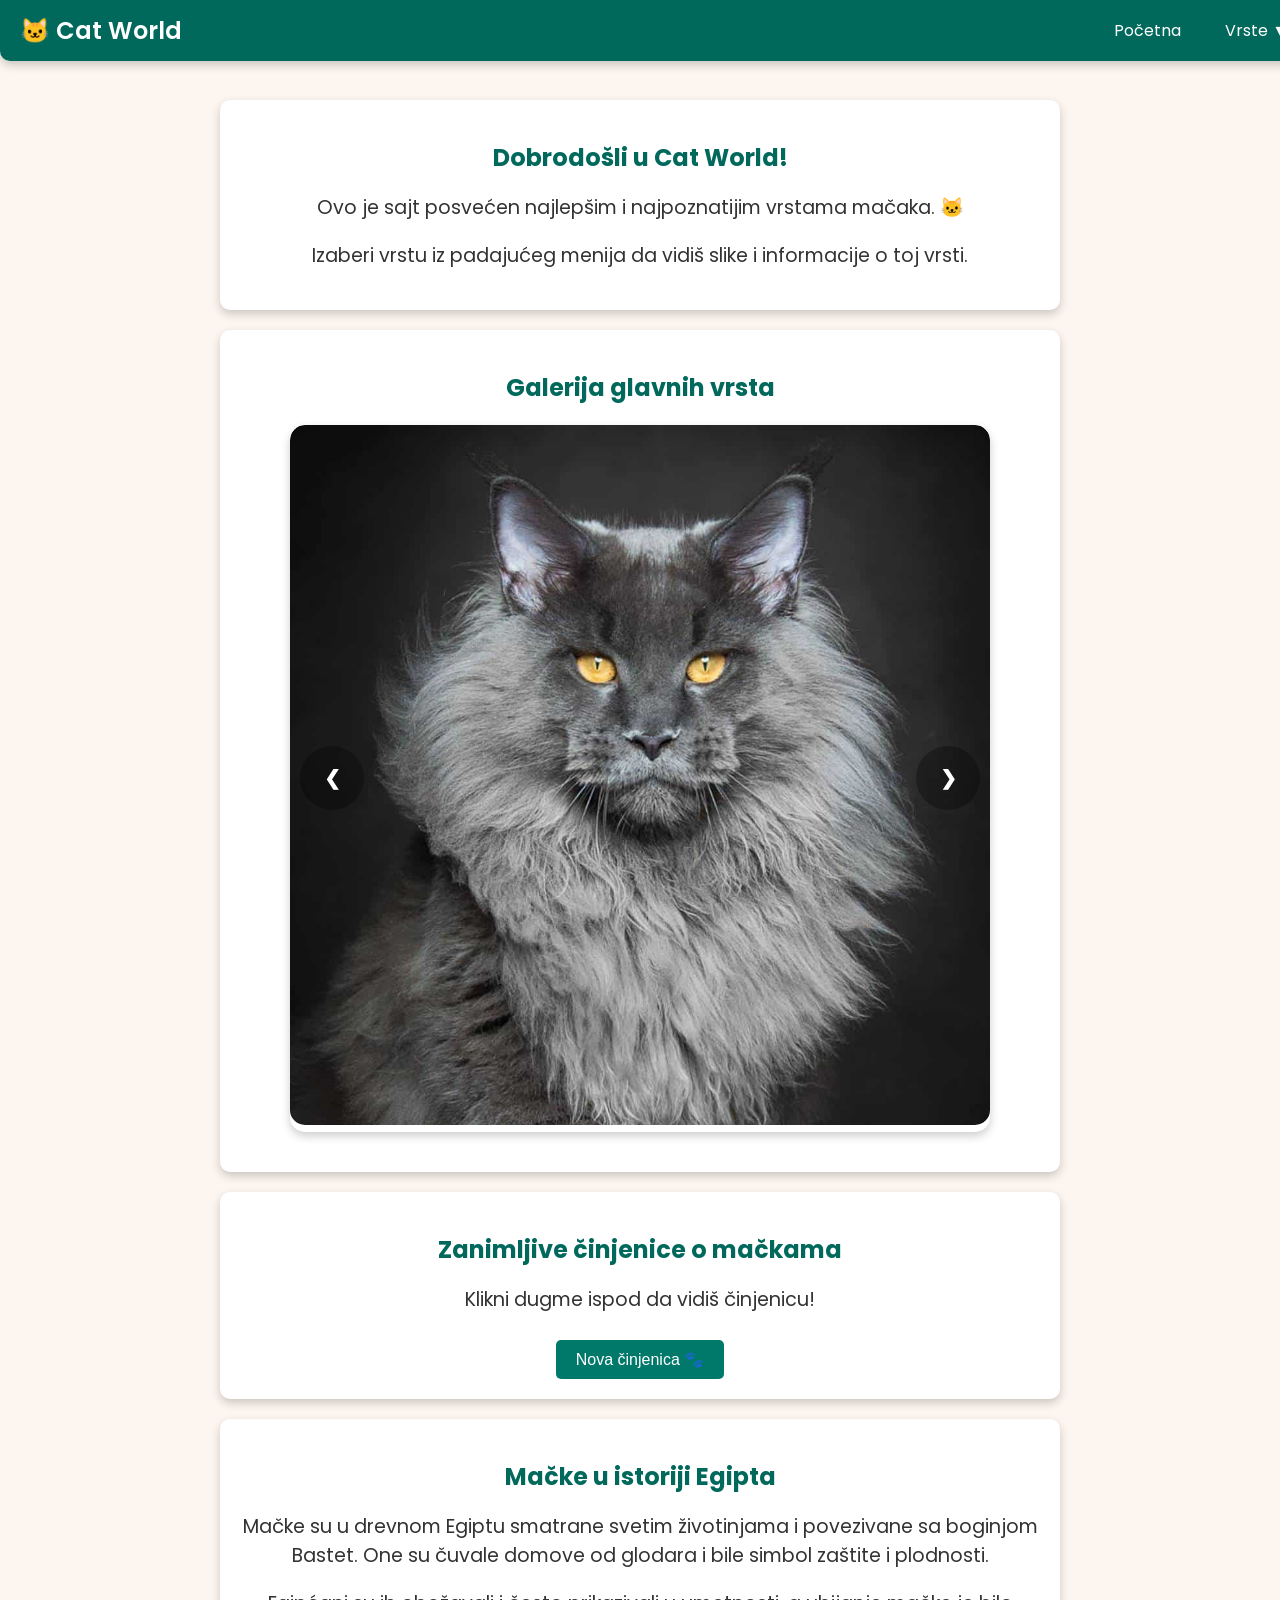
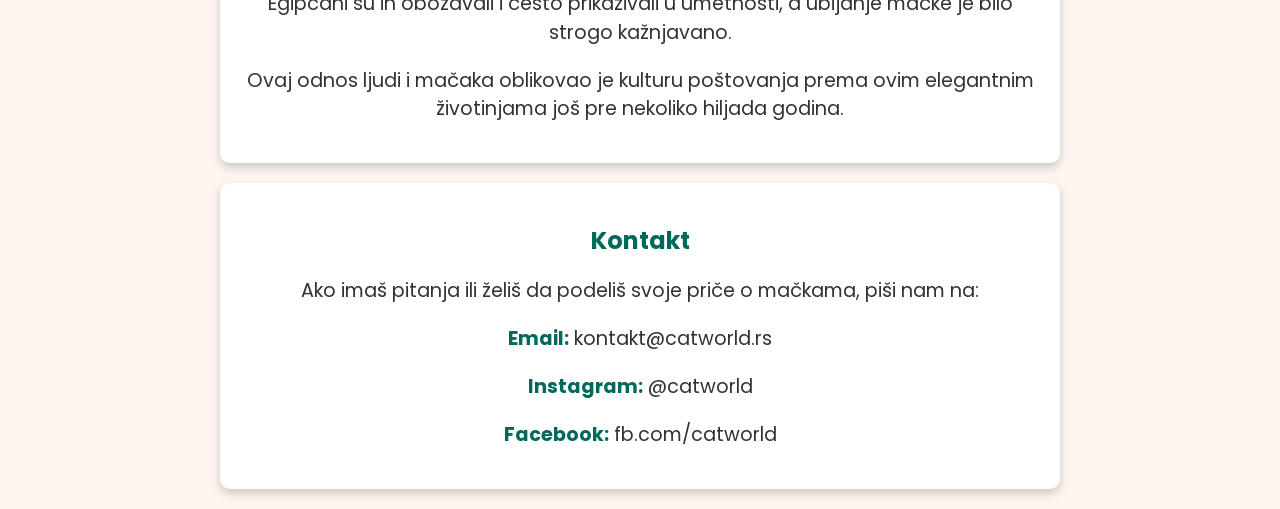
<file: index.html>
<!DOCTYPE html>
<html lang="sr">
<head>
<meta charset="UTF-8">
<meta name="viewport" content="width=device-width, initial-scale=1.0">
<title>Cat World</title>
<link href="https://fonts.googleapis.com/css2?family=Poppins:wght@400;600&display=swap" rel="stylesheet">
<link rel="stylesheet" href="style.css">
</head>
<body>

<header>
  <div class="logo">🐱 Cat World</div>
  <nav>
    <ul class="menu">
      <li><a href="index.html">Početna</a></li>
      <li class="dropdown">
        <a href="javascript:void(0)" class="dropbtn">Vrste ▼</a>
        <ul class="dropdown-menu">
          <li><a href="maine-coon.html">Maine Coon</a></li>
          <li><a href="siamese.html">Siamese</a></li>
          <li><a href="persian.html">Persian</a></li>
          <li><a href="ragdoll.html">Ragdoll</a></li>
          <li><a href="bengal.html">Bengal</a></li>
        </ul>
      </li>
    </ul>
  </nav>
</header>

<main>

  <!-- Dobrodošlica -->
  <section class="card fade-in">
    <h2>Dobrodošli u Cat World!</h2>
    <p>Ovo je sajt posvećen najlepšim i najpoznatijim vrstama mačaka. 🐱</p>
    <p>Izaberi vrstu iz padajućeg menija da vidiš slike i informacije o toj vrsti.</p>
  </section>

  <!-- Slideshow sa slikama glavnih vrsta -->
  <section class="card fade-in">
    <h2>Galerija glavnih vrsta</h2>
    <div class="slideshow-container">
      <div class="mySlides fade"><img src="images/maine1.jpg" alt="Maine Coon"></div>
      <div class="mySlides fade"><img src="images/siamese1.jpg" alt="Siamese"></div>
      <div class="mySlides fade"><img src="images/persian2.jpg" alt="Persian"></div>
      <div class="mySlides fade"><img src="images/ragdoll1.jpg" alt="Ragdoll"></div>
      <div class="mySlides fade"><img src="images/bengal1.jpg" alt="Bengal"></div>

      <a class="prev">&#10094;</a>
      <a class="next">&#10095;</a>
    </div>
  </section>

  <!-- Random Fact dugme -->
  <section class="card fade-in">
    <h2>Zanimljive činjenice o mačkama</h2>
    <p id="random-fact">Klikni dugme ispod da vidiš činjenicu!</p>
    <button id="fact-btn">Nova činjenica 🐾</button>
  </section>

  <!-- Tekst o mačkama i Egiptu -->
  <section class="card fade-in">
    <h2>Mačke u istoriji Egipta</h2>
    <p>Mačke su u drevnom Egiptu smatrane svetim životinjama i povezivane sa boginjom Bastet. 
       One su čuvale domove od glodara i bile simbol zaštite i plodnosti.</p>
    <p>Egipćani su ih obožavali i često prikazivali u umetnosti, a ubijanje mačke je bilo strogo kažnjavano.</p>
    <p>Ovaj odnos ljudi i mačaka oblikovao je kulturu poštovanja prema ovim elegantnim životinjama još pre nekoliko hiljada godina.</p>
  </section>

  <!-- Kontakt -->
  <section class="card fade-in">
    <h2>Kontakt</h2>
    <p>Ako imaš pitanja ili želiš da podeliš svoje priče o mačkama, piši nam na:</p>
    <p><strong>Email:</strong> kontakt@catworld.rs</p>
    <p><strong>Instagram:</strong> @catworld</p>
    <p><strong>Facebook:</strong> fb.com/catworld</p>
  </section>

</main>

<script src="script.js"></script>
<script>
  // =====================
  // RANDOM FACT BUTTON
  // =====================
  const facts = [
    "Mačke mogu da prepoznaju glas svog vlasnika, ali često ignorišu naredbe.",
    "Prosečna mačka spava 12-16 sati dnevno.",
    "Mačke imaju osetljive brkove koji im pomažu da procene prostor oko sebe.",
    "Najstarija mačka živela je preko 38 godina.",
    "Mačke mogu praviti preko 100 različitih zvukova, dok psi samo oko 10.",
    "Mačke su u drevnom Egiptu smatrane svetim životinjama.",
    "Mačke mogu trčati i do 48 km/h kada su u lovu ili igri.",
    "Mačke koriste rep za ravnotežu i komunikaciju raspoloženja."
  ];

  const factBtn = document.getElementById('fact-btn');
  const factText = document.getElementById('random-fact');

  factBtn.addEventListener('click', () => {
    const randomIndex = Math.floor(Math.random() * facts.length);
    factText.textContent = facts[randomIndex];
  });
</script>

</body>
</html>
</file>
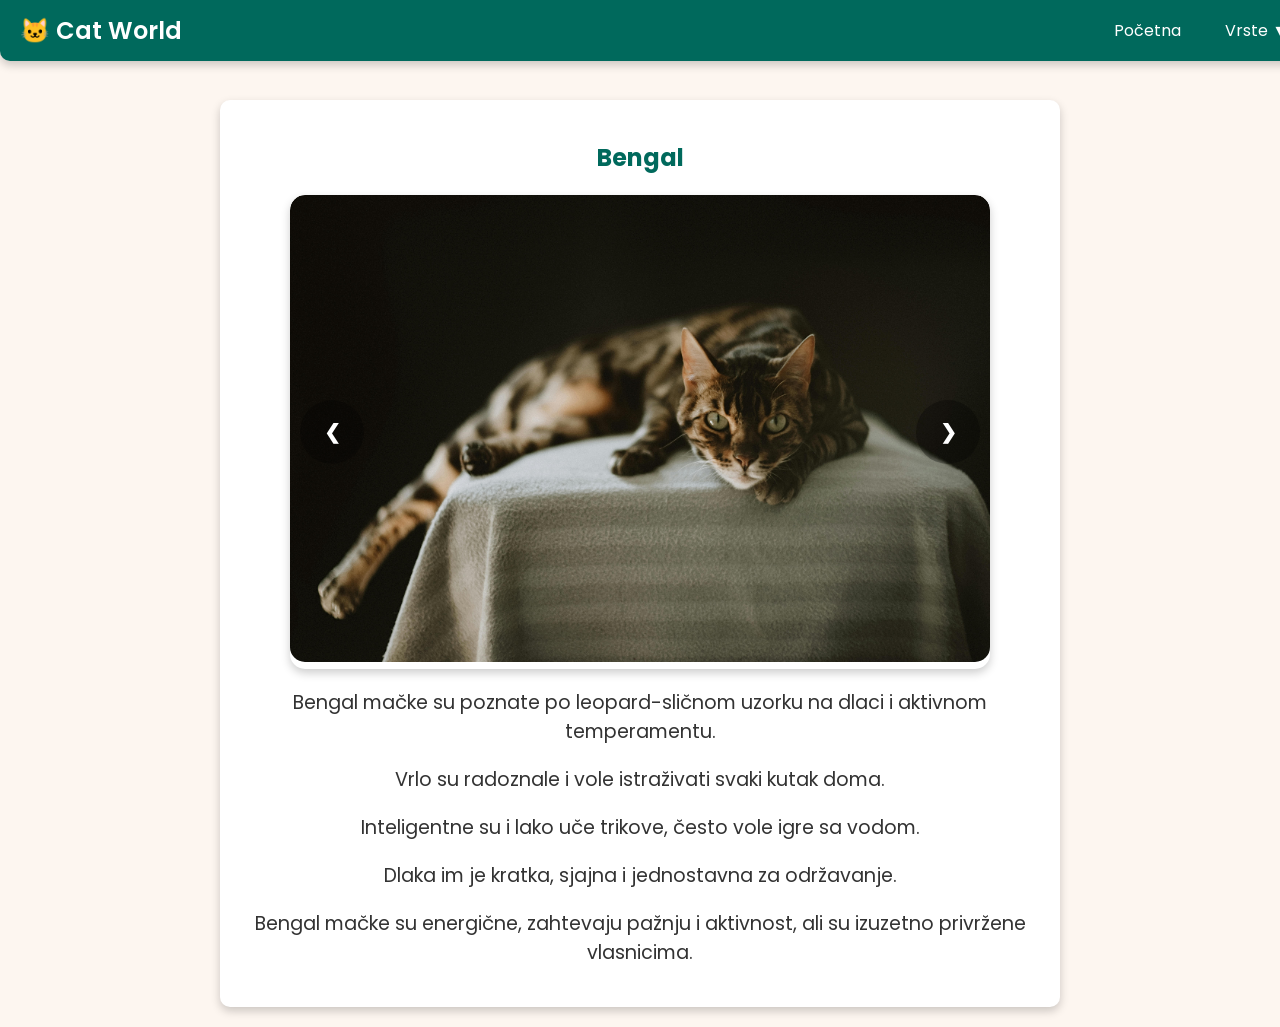
<file: bengal.html>
<!DOCTYPE html>
<html lang="sr">
<head>
<meta charset="UTF-8">
<meta name="viewport" content="width=device-width, initial-scale=1.0">
<title>Bengal</title>
<link href="https://fonts.googleapis.com/css2?family=Poppins:wght@400;600&display=swap" rel="stylesheet">
<link rel="stylesheet" href="style.css">
</head>
<body>

<header>
  <div class="logo">🐱 Cat World</div>
  <nav>
    <ul class="menu">
      <li><a href="index.html">Početna</a></li>
      <li class="dropdown">
        <a href="javascript:void(0)" class="dropbtn">Vrste ▼</a>
        <ul class="dropdown-menu">
          <li><a href="maine-coon.html">Maine Coon</a></li>
          <li><a href="siamese.html">Siamese</a></li>
          <li><a href="persian.html">Persian</a></li>
          <li><a href="ragdoll.html">Ragdoll</a></li>
          <li><a href="bengal.html">Bengal</a></li>
        </ul>
      </li>
    </ul>
  </nav>
</header>

<main>
  <section class="card fade-in">
    <h2>Bengal</h2>
    <div class="slideshow-container">
      <div class="mySlides fade"><img src="images/bengal1.jpg" alt="Bengal"></div>
      <div class="mySlides fade"><img src="images/bengal2.jpg" alt="Bengal"></div>
      <div class="mySlides fade"><img src="images/bengal3.jpg" alt="Bengal"></div>

      <a class="prev">&#10094;</a>
      <a class="next">&#10095;</a>
    </div>
    <p>Bengal mačke su poznate po leopard-sličnom uzorku na dlaci i aktivnom temperamentu.</p>
    <p>Vrlo su radoznale i vole istraživati svaki kutak doma.</p>
    <p>Inteligentne su i lako uče trikove, često vole igre sa vodom.</p>
    <p>Dlaka im je kratka, sjajna i jednostavna za održavanje.</p>
    <p>Bengal mačke su energične, zahtevaju pažnju i aktivnost, ali su izuzetno privržene vlasnicima.</p>
  </section>
</main>

<script src="script.js"></script>
</body>
</html>
</file>
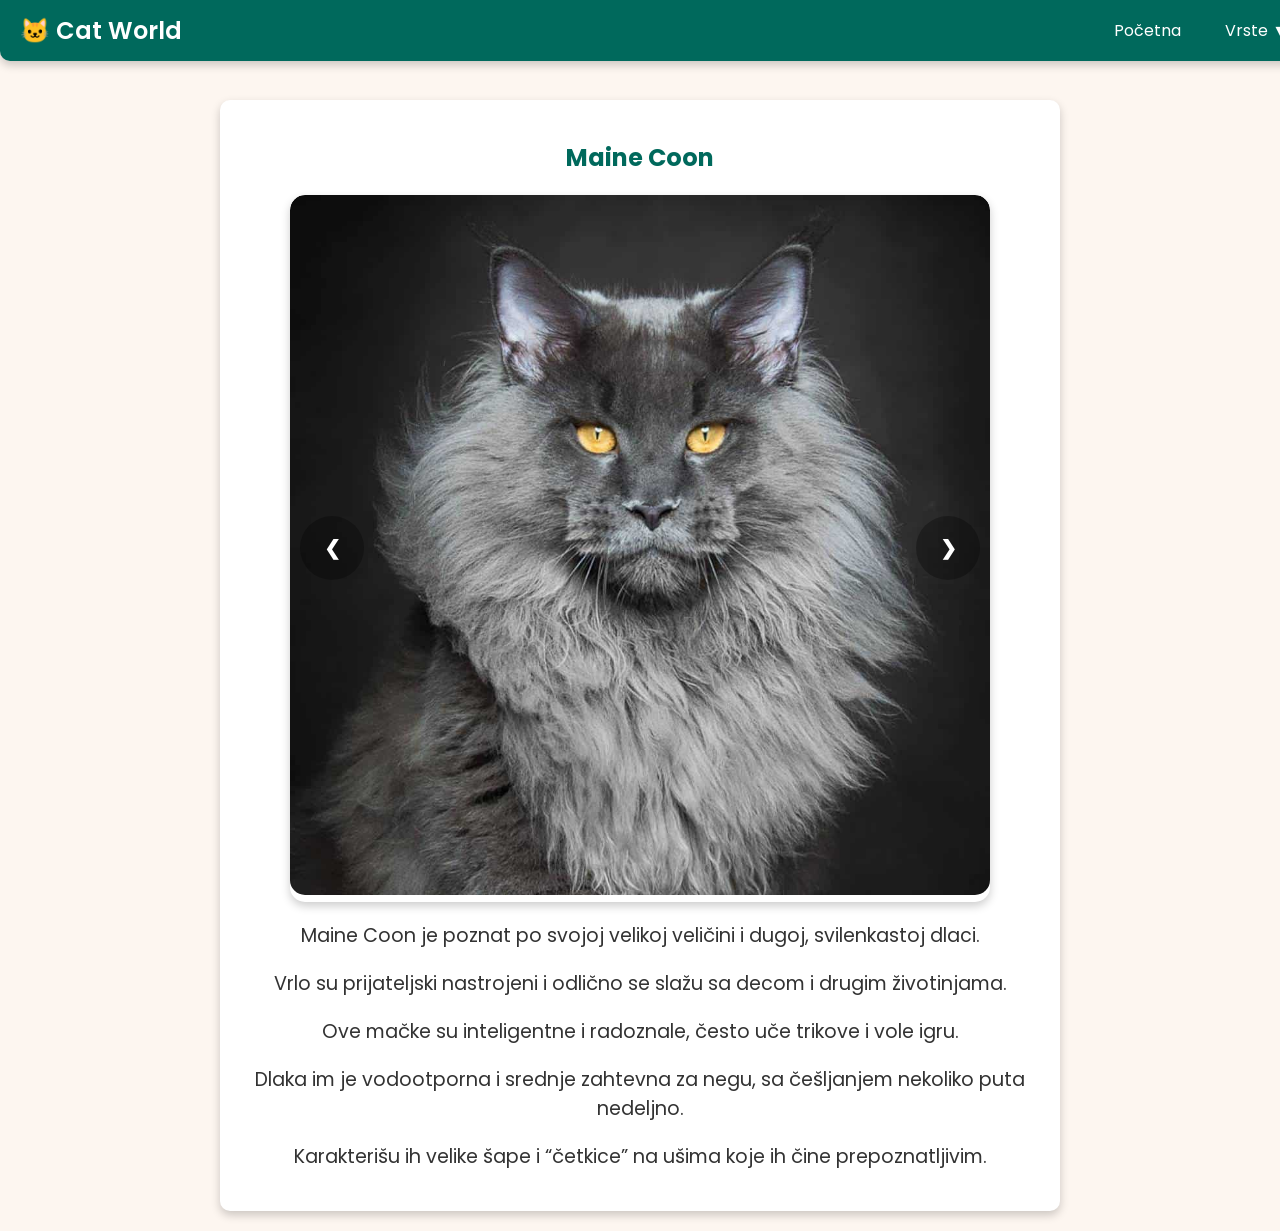
<file: maine-coon.html>
<!DOCTYPE html>
<html lang="sr">
<head>
<meta charset="UTF-8">
<meta name="viewport" content="width=device-width, initial-scale=1.0">
<title>Maine Coon</title>
<link href="https://fonts.googleapis.com/css2?family=Poppins:wght@400;600&display=swap" rel="stylesheet">
<link rel="stylesheet" href="style.css">
</head>
<body>

<header>
  <div class="logo">🐱 Cat World</div>
  <nav>
    <ul class="menu">
      <li><a href="index.html">Početna</a></li>
      <li class="dropdown">
        <a href="javascript:void(0)" class="dropbtn">Vrste ▼</a>
        <ul class="dropdown-menu">
          <li><a href="maine-coon.html">Maine Coon</a></li>
          <li><a href="siamese.html">Siamese</a></li>
          <li><a href="persian.html">Persian</a></li>
          <li><a href="ragdoll.html">Ragdoll</a></li>
          <li><a href="bengal.html">Bengal</a></li>
        </ul>
      </li>
    </ul>
  </nav>
</header>

<main>
  <section class="card fade-in">
    <h2>Maine Coon</h2>
    <div class="slideshow-container">
      <div class="mySlides fade"><img src="images/maine1.jpg" alt="Maine Coon"></div>
      <div class="mySlides fade"><img src="images/maine2.jpg" alt="Maine Coon"></div>
      <div class="mySlides fade"><img src="images/maine3.jpg" alt="Maine Coon"></div>

      <a class="prev">&#10094;</a>
      <a class="next">&#10095;</a>
    </div>
    <p>Maine Coon je poznat po svojoj velikoj veličini i dugoj, svilenkastoj dlaci.</p>
    <p>Vrlo su prijateljski nastrojeni i odlično se slažu sa decom i drugim životinjama.</p>
    <p>Ove mačke su inteligentne i radoznale, često uče trikove i vole igru.</p>
    <p>Dlaka im je vodootporna i srednje zahtevna za negu, sa češljanjem nekoliko puta nedeljno.</p>
    <p>Karakterišu ih velike šape i “četkice” na ušima koje ih čine prepoznatljivim.</p>
  </section>
</main>

<script src="script.js"></script>
</body>
</html>
</file>
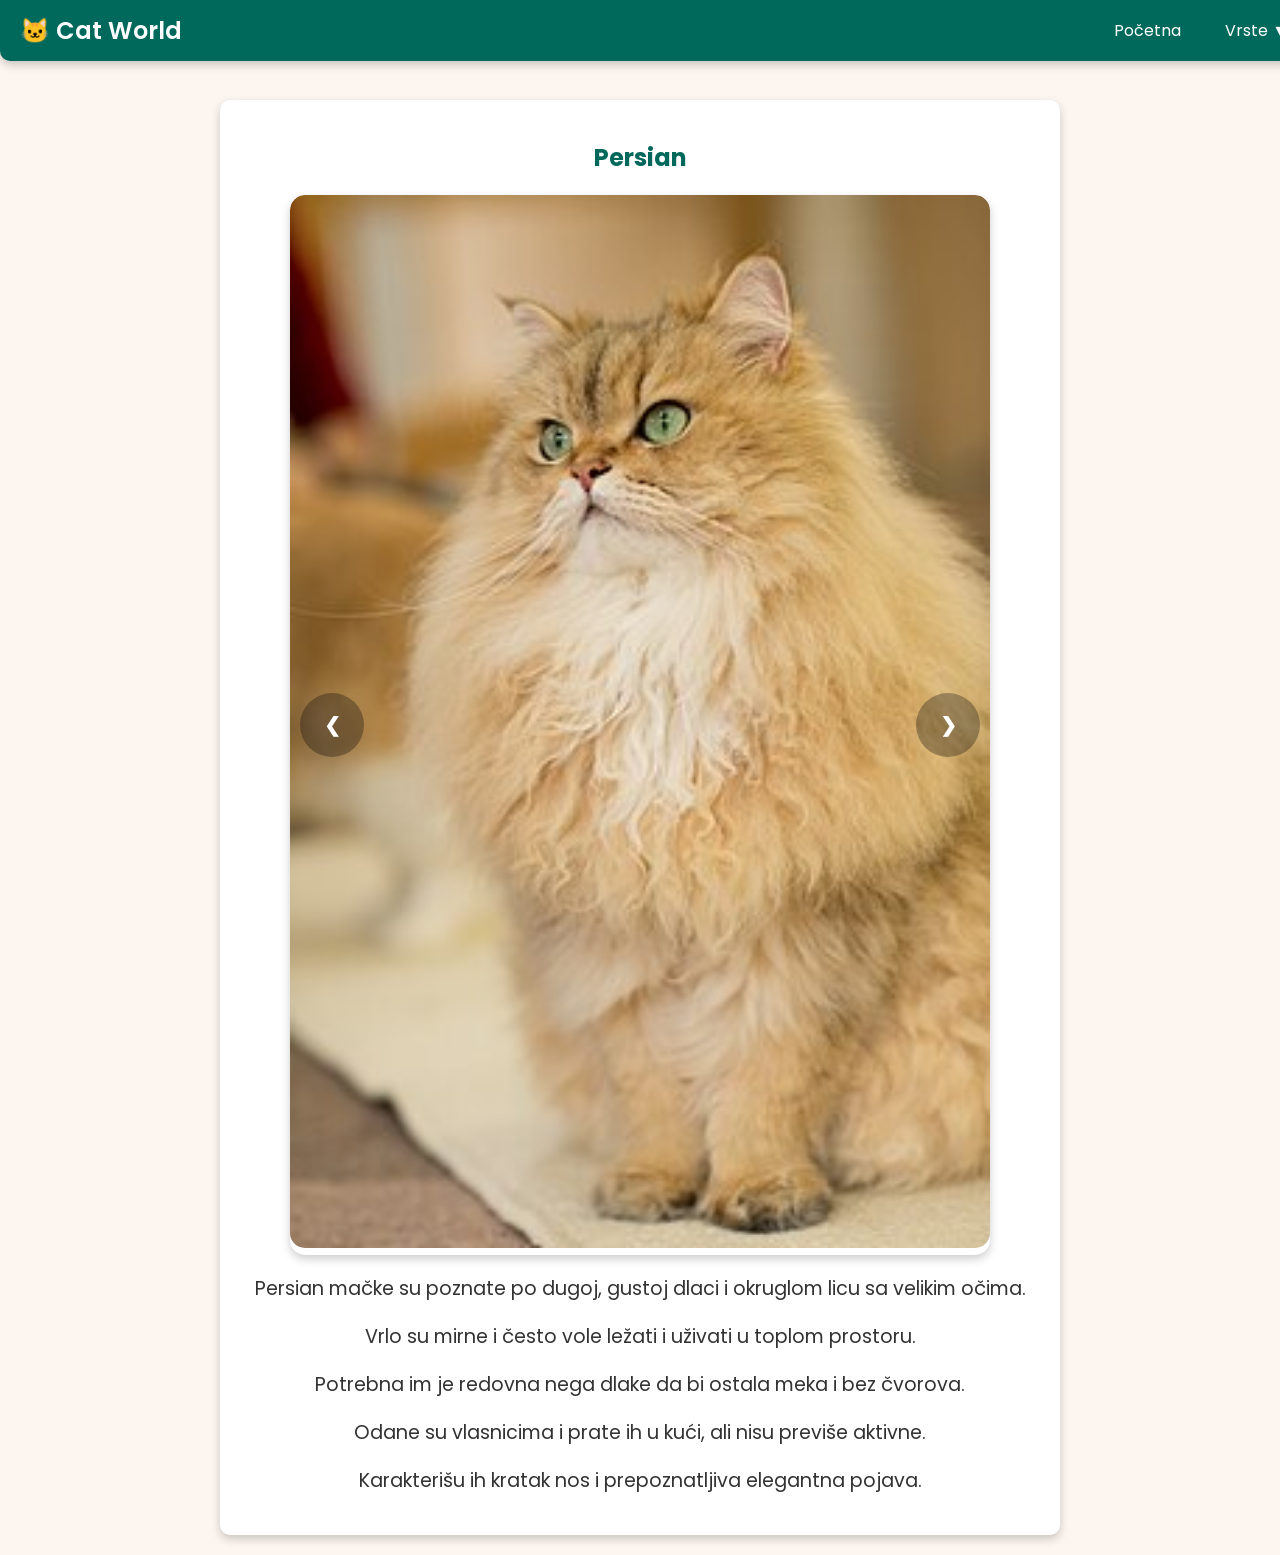
<file: persian.html>
<!DOCTYPE html>
<html lang="sr">
<head>
<meta charset="UTF-8">
<meta name="viewport" content="width=device-width, initial-scale=1.0">
<title>Persian</title>
<link href="https://fonts.googleapis.com/css2?family=Poppins:wght@400;600&display=swap" rel="stylesheet">
<link rel="stylesheet" href="style.css">
</head>
<body>

<header>
  <div class="logo">🐱 Cat World</div>
  <nav>
    <ul class="menu">
      <li><a href="index.html">Početna</a></li>
      <li class="dropdown">
        <a href="javascript:void(0)" class="dropbtn">Vrste ▼</a>
        <ul class="dropdown-menu">
          <li><a href="maine-coon.html">Maine Coon</a></li>
          <li><a href="siamese.html">Siamese</a></li>
          <li><a href="persian.html">Persian</a></li>
          <li><a href="ragdoll.html">Ragdoll</a></li>
          <li><a href="bengal.html">Bengal</a></li>
        </ul>
      </li>
    </ul>
  </nav>
</header>

<main>
  <section class="card fade-in">
    <h2>Persian</h2>
    <div class="slideshow-container">
      <div class="mySlides fade"><img src="images/persian1.jpg" alt="Persian"></div>
      <div class="mySlides fade"><img src="images/persian2.jpg" alt="Persian"></div>
      <div class="mySlides fade"><img src="images/persian3.jpg" alt="Persian"></div>

      <a class="prev">&#10094;</a>
      <a class="next">&#10095;</a>
    </div>
    <p>Persian mačke su poznate po dugoj, gustoj dlaci i okruglom licu sa velikim očima.</p>
    <p>Vrlo su mirne i često vole ležati i uživati u toplom prostoru.</p>
    <p>Potrebna im je redovna nega dlake da bi ostala meka i bez čvorova.</p>
    <p>Odane su vlasnicima i prate ih u kući, ali nisu previše aktivne.</p>
    <p>Karakterišu ih kratak nos i prepoznatljiva elegantna pojava.</p>
  </section>
</main>

<script src="script.js"></script>
</body>
</html>
</file>
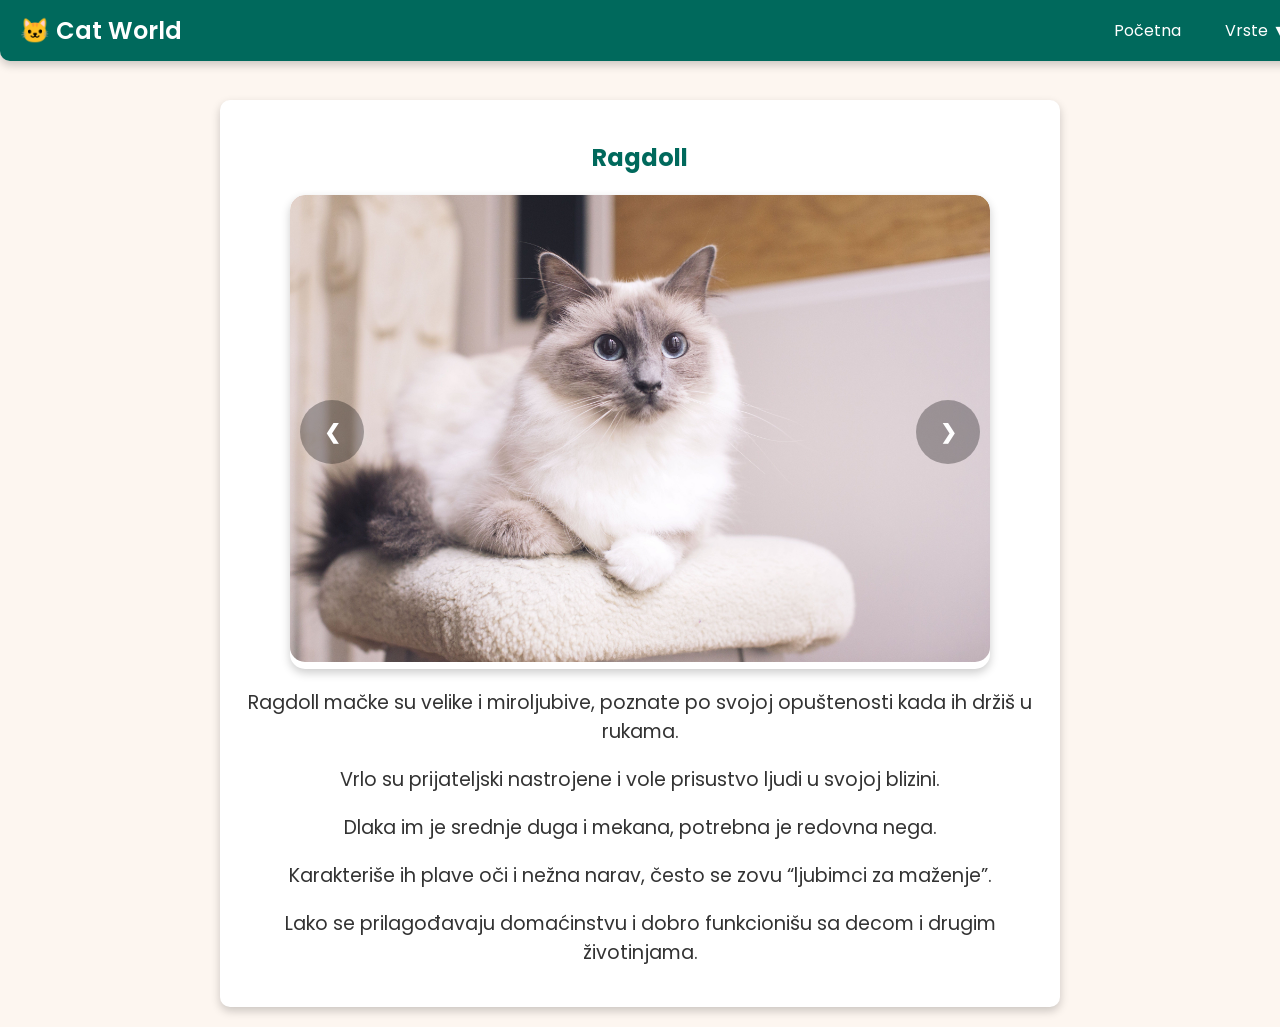
<file: ragdoll.html>
<!DOCTYPE html>
<html lang="sr">
<head>
<meta charset="UTF-8">
<meta name="viewport" content="width=device-width, initial-scale=1.0">
<title>Ragdoll</title>
<link href="https://fonts.googleapis.com/css2?family=Poppins:wght@400;600&display=swap" rel="stylesheet">
<link rel="stylesheet" href="style.css">
</head>
<body>

<header>
  <div class="logo">🐱 Cat World</div>
  <nav>
    <ul class="menu">
      <li><a href="index.html">Početna</a></li>
      <li class="dropdown">
        <a href="javascript:void(0)" class="dropbtn">Vrste ▼</a>
        <ul class="dropdown-menu">
          <li><a href="maine-coon.html">Maine Coon</a></li>
          <li><a href="siamese.html">Siamese</a></li>
          <li><a href="persian.html">Persian</a></li>
          <li><a href="ragdoll.html">Ragdoll</a></li>
          <li><a href="bengal.html">Bengal</a></li>
        </ul>
      </li>
    </ul>
  </nav>
</header>

<main>
  <section class="card fade-in">
    <h2>Ragdoll</h2>
    <div class="slideshow-container">
      <div class="mySlides fade"><img src="images/ragdoll1.jpg" alt="Ragdoll"></div>
      <div class="mySlides fade"><img src="images/ragdoll2.jpg" alt="Ragdoll"></div>
      <div class="mySlides fade"><img src="images/ragdoll3.jpg" alt="Ragdoll"></div>

      <a class="prev">&#10094;</a>
      <a class="next">&#10095;</a>
    </div>
    <p>Ragdoll mačke su velike i miroljubive, poznate po svojoj opuštenosti kada ih držiš u rukama.</p>
    <p>Vrlo su prijateljski nastrojene i vole prisustvo ljudi u svojoj blizini.</p>
    <p>Dlaka im je srednje duga i mekana, potrebna je redovna nega.</p>
    <p>Karakteriše ih plave oči i nežna narav, često se zovu “ljubimci za maženje”.</p>
    <p>Lako se prilagođavaju domaćinstvu i dobro funkcionišu sa decom i drugim životinjama.</p>
  </section>
</main>

<script src="script.js"></script>
</body>
</html>
</file>
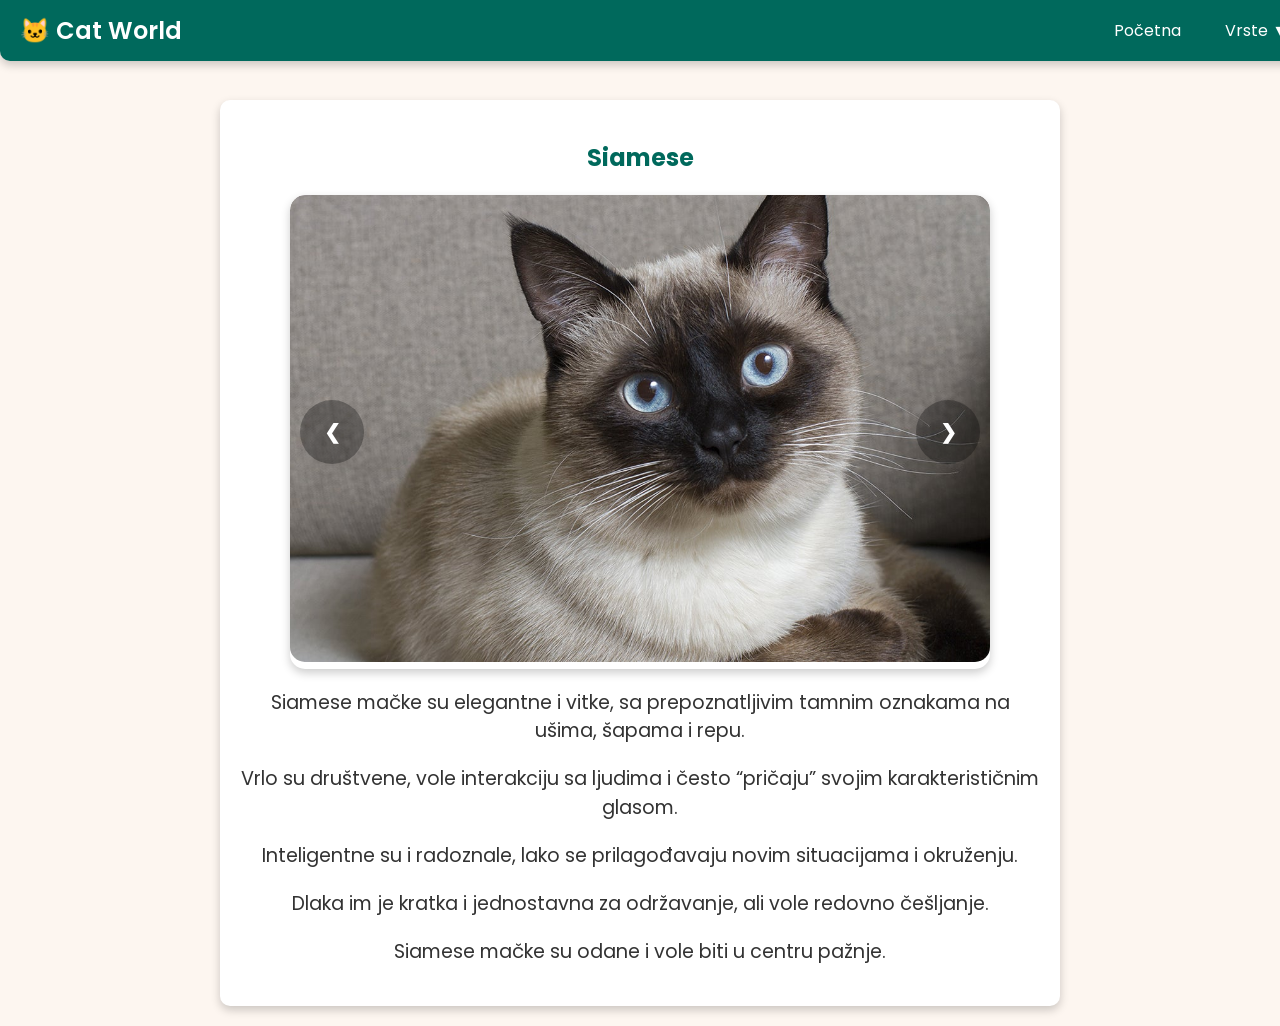
<file: siamese.html>
<!DOCTYPE html>
<html lang="sr">
<head>
<meta charset="UTF-8">
<meta name="viewport" content="width=device-width, initial-scale=1.0">
<title>Siamese</title>
<link href="https://fonts.googleapis.com/css2?family=Poppins:wght@400;600&display=swap" rel="stylesheet">
<link rel="stylesheet" href="style.css">
</head>
<body>

<header>
  <div class="logo">🐱 Cat World</div>
  <nav>
    <ul class="menu">
      <li><a href="index.html">Početna</a></li>
      <li class="dropdown">
        <a href="javascript:void(0)" class="dropbtn">Vrste ▼</a>
        <ul class="dropdown-menu">
          <li><a href="maine-coon.html">Maine Coon</a></li>
          <li><a href="siamese.html">Siamese</a></li>
          <li><a href="persian.html">Persian</a></li>
          <li><a href="ragdoll.html">Ragdoll</a></li>
          <li><a href="bengal.html">Bengal</a></li>
        </ul>
      </li>
    </ul>
  </nav>
</header>

<main>
  <section class="card fade-in">
    <h2>Siamese</h2>
    <div class="slideshow-container">
      <div class="mySlides fade"><img src="images/siamese1.jpg" alt="Siamese"></div>
      <div class="mySlides fade"><img src="images/siamese2.jpg" alt="Siamese"></div>
      <div class="mySlides fade"><img src="images/siamese3.jpg" alt="Siamese"></div>

      <a class="prev">&#10094;</a>
      <a class="next">&#10095;</a>
    </div>
    <p>Siamese mačke su elegantne i vitke, sa prepoznatljivim tamnim oznakama na ušima, šapama i repu.</p>
    <p>Vrlo su društvene, vole interakciju sa ljudima i često “pričaju” svojim karakterističnim glasom.</p>
    <p>Inteligentne su i radoznale, lako se prilagođavaju novim situacijama i okruženju.</p>
    <p>Dlaka im je kratka i jednostavna za održavanje, ali vole redovno češljanje.</p>
    <p>Siamese mačke su odane i vole biti u centru pažnje.</p>
  </section>
</main>

<script src="script.js"></script>
</body>
</html>
</file>
<file: style.css>
/* ============================= */
/* BODY I FONT */
body {
  font-family: 'Poppins', sans-serif;
  margin:0;
  padding-top:80px;
  background:#fdf6f0;
  color:#333;
}

/* ============================= */
/* HEADER */
header {
  position: fixed;
  top: 0;
  width: 100%;
  background:#00695c;
  color:white;
  display:flex;
  justify-content:space-between;
  align-items:center;
  padding:10px 20px;
  z-index: 9999;
  box-shadow:0 4px 10px rgba(0,0,0,0.2);
  border-bottom-left-radius:10px;
  border-bottom-right-radius:10px;
}

header .logo {
  font-size:1.5em;
  font-weight:600;
}

/* MENU */
nav ul.menu {
  list-style:none;
  display:flex;
  margin:0;
  padding:0;
  gap:20px;
}

nav ul.menu li {
  position:relative;
}

nav ul.menu li a {
  text-decoration:none;
  color:white;
  padding:8px 12px;
  display:block;
  border-radius:5px;
}

nav ul.menu li a:hover {
  background:rgba(255,255,255,0.2);
}

/* DROPDOWN */
.dropdown-menu {
  display: none;
  position: absolute;
  top:100%;
  left:0;
  background:#00796b;
  list-style:none;
  padding:0;
  margin:0;
  border-radius:5px;
  min-width:160px;
  box-shadow:0 4px 10px rgba(0,0,0,0.2);
  z-index:10000;
}

.dropdown-menu li a {
  padding:8px 12px;
  color:white;
  display:block;
}

.dropdown-menu li a:hover {
  background:#004d40;
}

/* ============================= */
/* CARD SEKCIJE */
.card {
  max-width:800px;
  margin:20px auto;
  padding:20px;
  background:white;
  border-radius:10px;
  box-shadow:0 4px 10px rgba(0,0,0,0.2);
  text-align:center;
}

.card h2 {
  margin-bottom:15px;
  color:#00695c;
}

p {
  text-align:center;
  font-size:1.2em;
  line-height:1.5;
}

/* ============================= */
/* SLIDESHOW */
.slideshow-container {
  position:relative;
  max-width:700px;
  margin:20px auto;
  border-radius:15px;
  overflow:hidden;
  box-shadow:0 4px 10px rgba(0,0,0,0.2);
}

.mySlides { display:none; }
.mySlides img { width:100%; border-radius:15px; }

/* Prev/Next dugmad */
.prev, .next {
  cursor:pointer;
  position:absolute;
  top:50%;
  transform:translateY(-50%);
  padding:12px;
  color:white;
  font-weight:bold;
  font-size:20px;
  background:rgba(0,0,0,0.3);
  user-select:none;
  border-radius:50%;
  width:40px;
  height:40px;
  display:flex;
  align-items:center;
  justify-content:center;
  transition:0.3s;
}

.prev { left:10px; }
.next { right:10px; }

.prev:hover, .next:hover {
  background: rgba(0,0,0,0.6);
}

/* ============================= */
/* FADE-IN */
.fade-in {
  opacity:0;
  transform:translateY(20px);
  transition:opacity 0.6s ease-out, transform 0.6s ease-out;
}

.fade-in.visible {
  opacity:1;
  transform:translateY(0);
}

/* ============================= */
/* RESPONSIVE */
@media(max-width:600px){
  nav ul.menu {
    flex-direction:column;
    gap:0;
    background:#00695c;
    display:none;
  }
  nav ul.menu.show { display:flex; }
  nav ul.menu li a { padding:10px; }
}
/* ============================= */
/* RANDOM ČINJENICE */
.card ul {
  list-style: none; /* uklanja standardne bullet-e */
  padding: 0;
}

.card ul li {
  position: relative;
  padding-left: 25px;
  margin-bottom: 12px;
  font-size: 1.1em;
}

/* mala ikonica mačke kao bullet */
.card ul li::before {
  content: "🐾";
  position: absolute;
  left: 0;
}

/* ============================= */
/* KONTAKT */
.card p strong {
  color: #00695c;
}

/* Kontakt linkovi mogu biti klikabilni */
.card p a {
  color: #00796b;
  text-decoration: none;
  transition: 0.3s;
}

.card p a:hover {
  color: #004d40;
  text-decoration: underline;
}

/* Dugme za random fact */
#fact-btn {
  margin-top: 15px;
  padding: 10px 20px;
  font-size: 1em;
  background:#00796b;
  color:white;
  border:none;
  border-radius:5px;
  cursor:pointer;
  transition:0.3s;
}

#fact-btn:hover {
  background:#004d40;
}

/* Random fact tekst */
#random-fact {
  font-size:1.2em;
  margin-bottom:10px;
  text-align:center;
}
</file>
